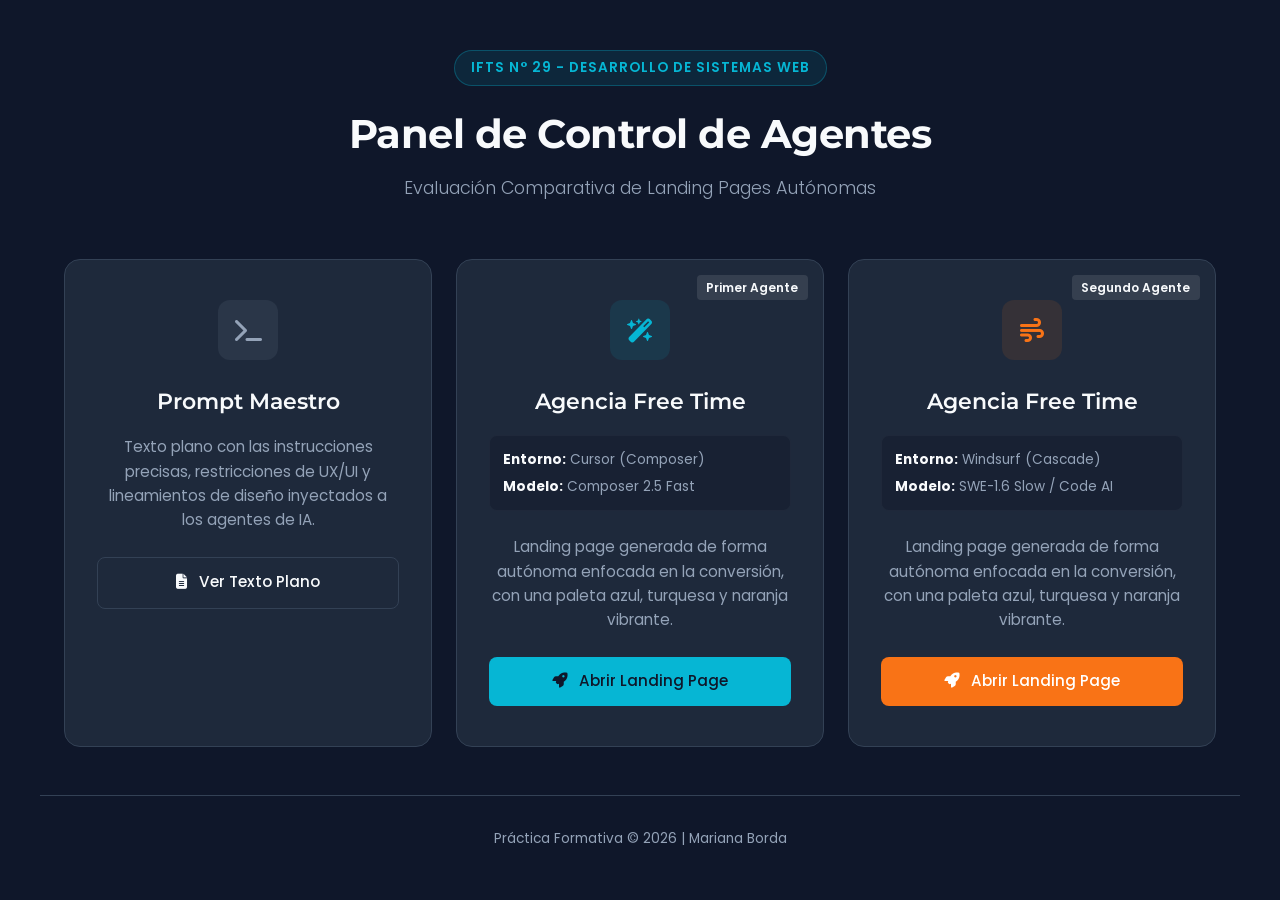
<file: index.html>
<!DOCTYPE html>
<html lang="es">
<head>
    <meta charset="UTF-8">
    <meta name="viewport" content="width=device-width, initial-scale=1.0">
    <title>Práctica Formativa - Portada de Accesos</title>
    <link rel="stylesheet" href="portada_styles.css">
    <link href="https://fonts.googleapis.com/css2?family=Montserrat:wght@400;500;600;700&family=Poppins:wght@300;400;500;600&display=swap" rel="stylesheet">
    <link rel="stylesheet" href="https://cdnjs.cloudflare.com/ajax/libs/font-awesome/6.4.0/css/all.min.css">
</head>
<body>
    <div class="portada-container">
        <header class="portada-header">
            <span class="badge">IFTS N° 29 - Desarrollo de Sistemas Web</span>
            <h1>Panel de Control de Agentes</h1>
            <p class="subtitle">Evaluación Comparativa de Landing Pages Autónomas</p>
        </header>

        <main class="portada-grid">
            <div class="portada-card card-prompt">
                <div class="card-icon">
                    <i class="fa-solid fa-terminal"></i>
                </div>
                <h2>Prompt Maestro</h2>
                <p>Texto plano con las instrucciones precisas, restricciones de UX/UI y lineamientos de diseño inyectados a los agentes de IA.</p>
                <a href="prompt.txt" target="_blank" class="btn btn-prompt">
                    <i class="fa-solid fa-file-lines"></i> Ver Texto Plano
                </a>
            </div>

            <div class="portada-card card-agent">
                <div class="card-icon icon-cursor">
                    <i class="fa-solid fa-wand-magic-sparkles"></i>
                </div>
                <div class="agent-tag">Primer Agente</div>
                <h2>Agencia Free Time</h2>
                <div class="specs">
                    <div class="spec-item"><strong>Entorno:</strong> Cursor (Composer)</div>
                    <div class="spec-item"><strong>Modelo:</strong> Composer 2.5 Fast</div>
                </div>
                <p>Landing page generada de forma autónoma enfocada en la conversión, con una paleta azul, turquesa y naranja vibrante.</p>
                <a href="agente-cursor/index.html" class="btn btn-agent">
                    <i class="fa-solid fa-rocket"></i> Abrir Landing Page
                </a>
            </div>

            <div class="portada-card card-agent">
                <div class="card-icon icon-windsurf">
                    <i class="fa-solid fa-wind"></i>
                </div>
                <div class="agent-tag">Segundo Agente</div>
                <h2>Agencia Free Time</h2>
                <div class="specs">
                    <div class="spec-item"><strong>Entorno:</strong> Windsurf (Cascade)</div>
                    <div class="spec-item"><strong>Modelo:</strong> SWE-1.6 Slow / Code AI</div>
                </div>
                <p>Landing page generada de forma autónoma enfocada en la conversión, con una paleta azul, turquesa y naranja vibrante.</p>
                <a href="agente-windsurf/index.html" class="btn btn-agent">
                    <i class="fa-solid fa-rocket"></i> Abrir Landing Page
                </a>
            </div>
        </main>

        <footer class="portada-footer">
            <p>Práctica Formativa © 2026 | Mariana Borda</p>
        </footer>
    </div>
</body>
</html>
</file>
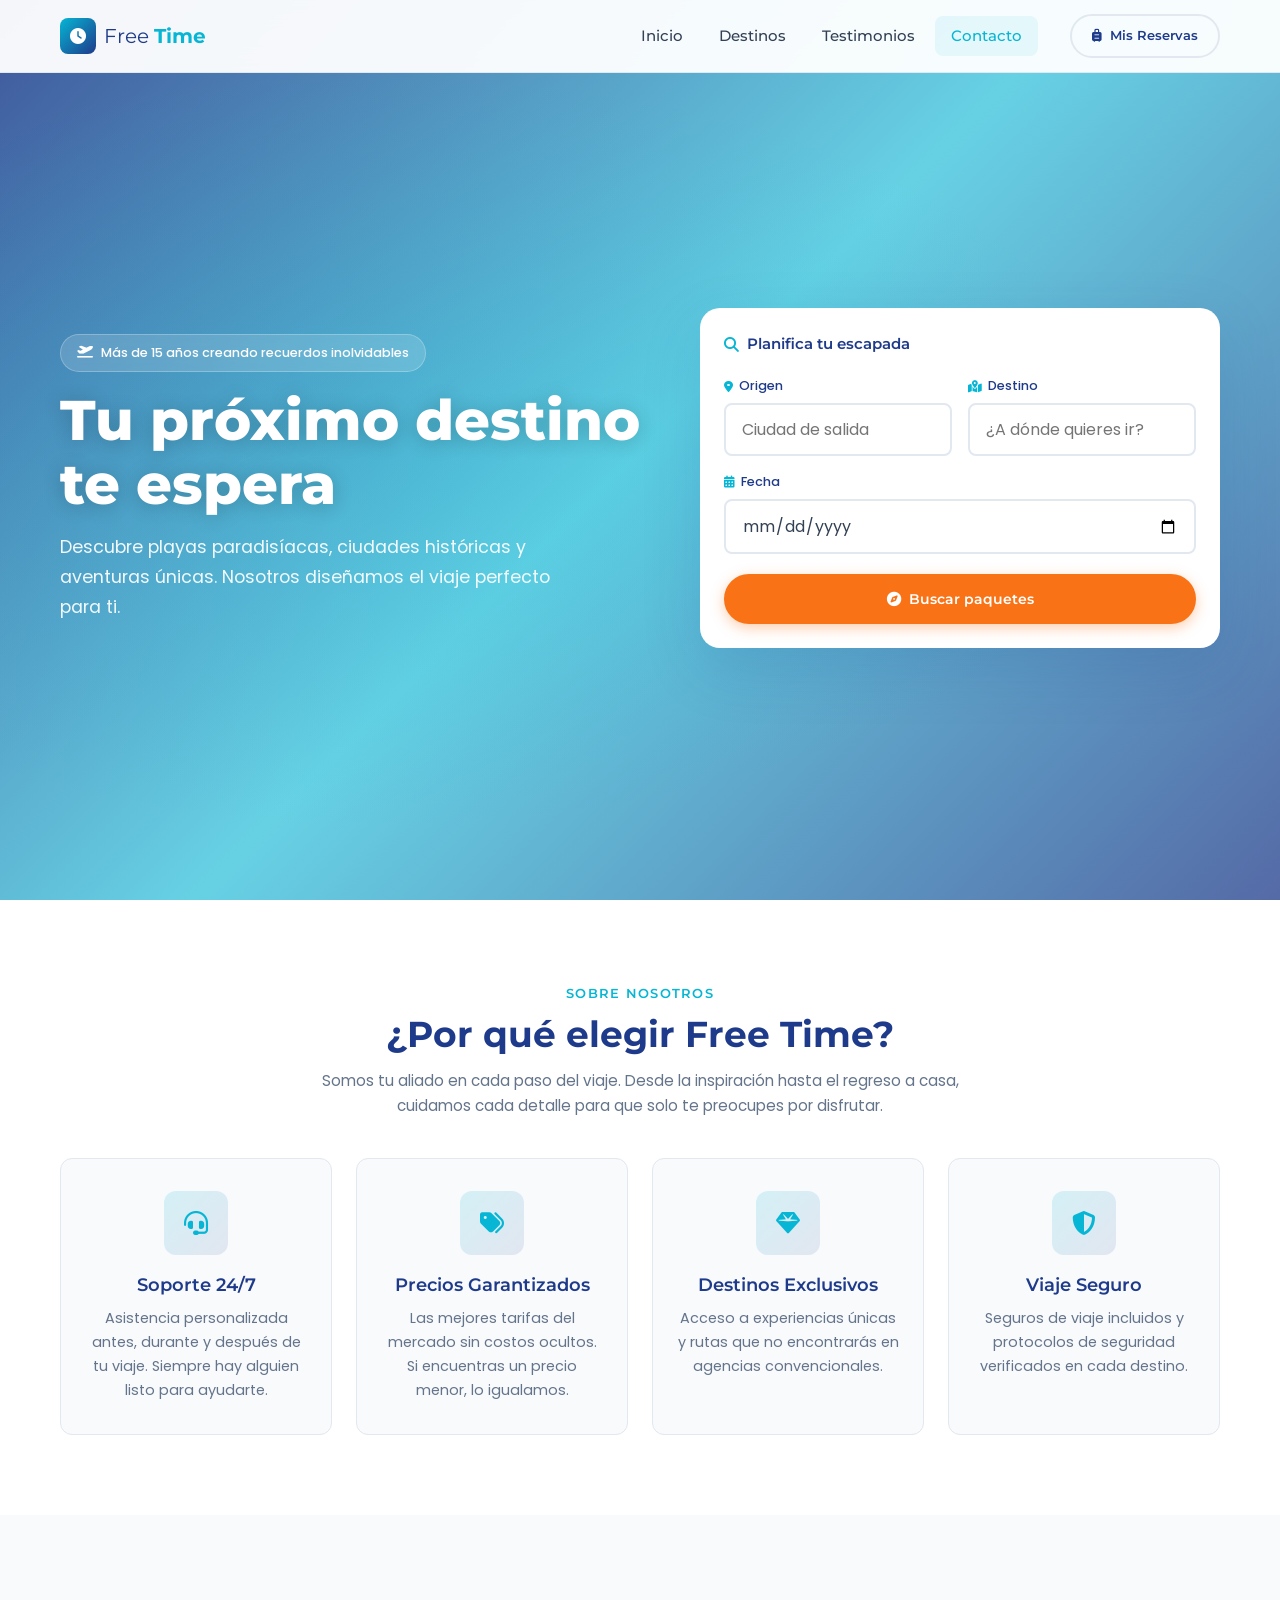
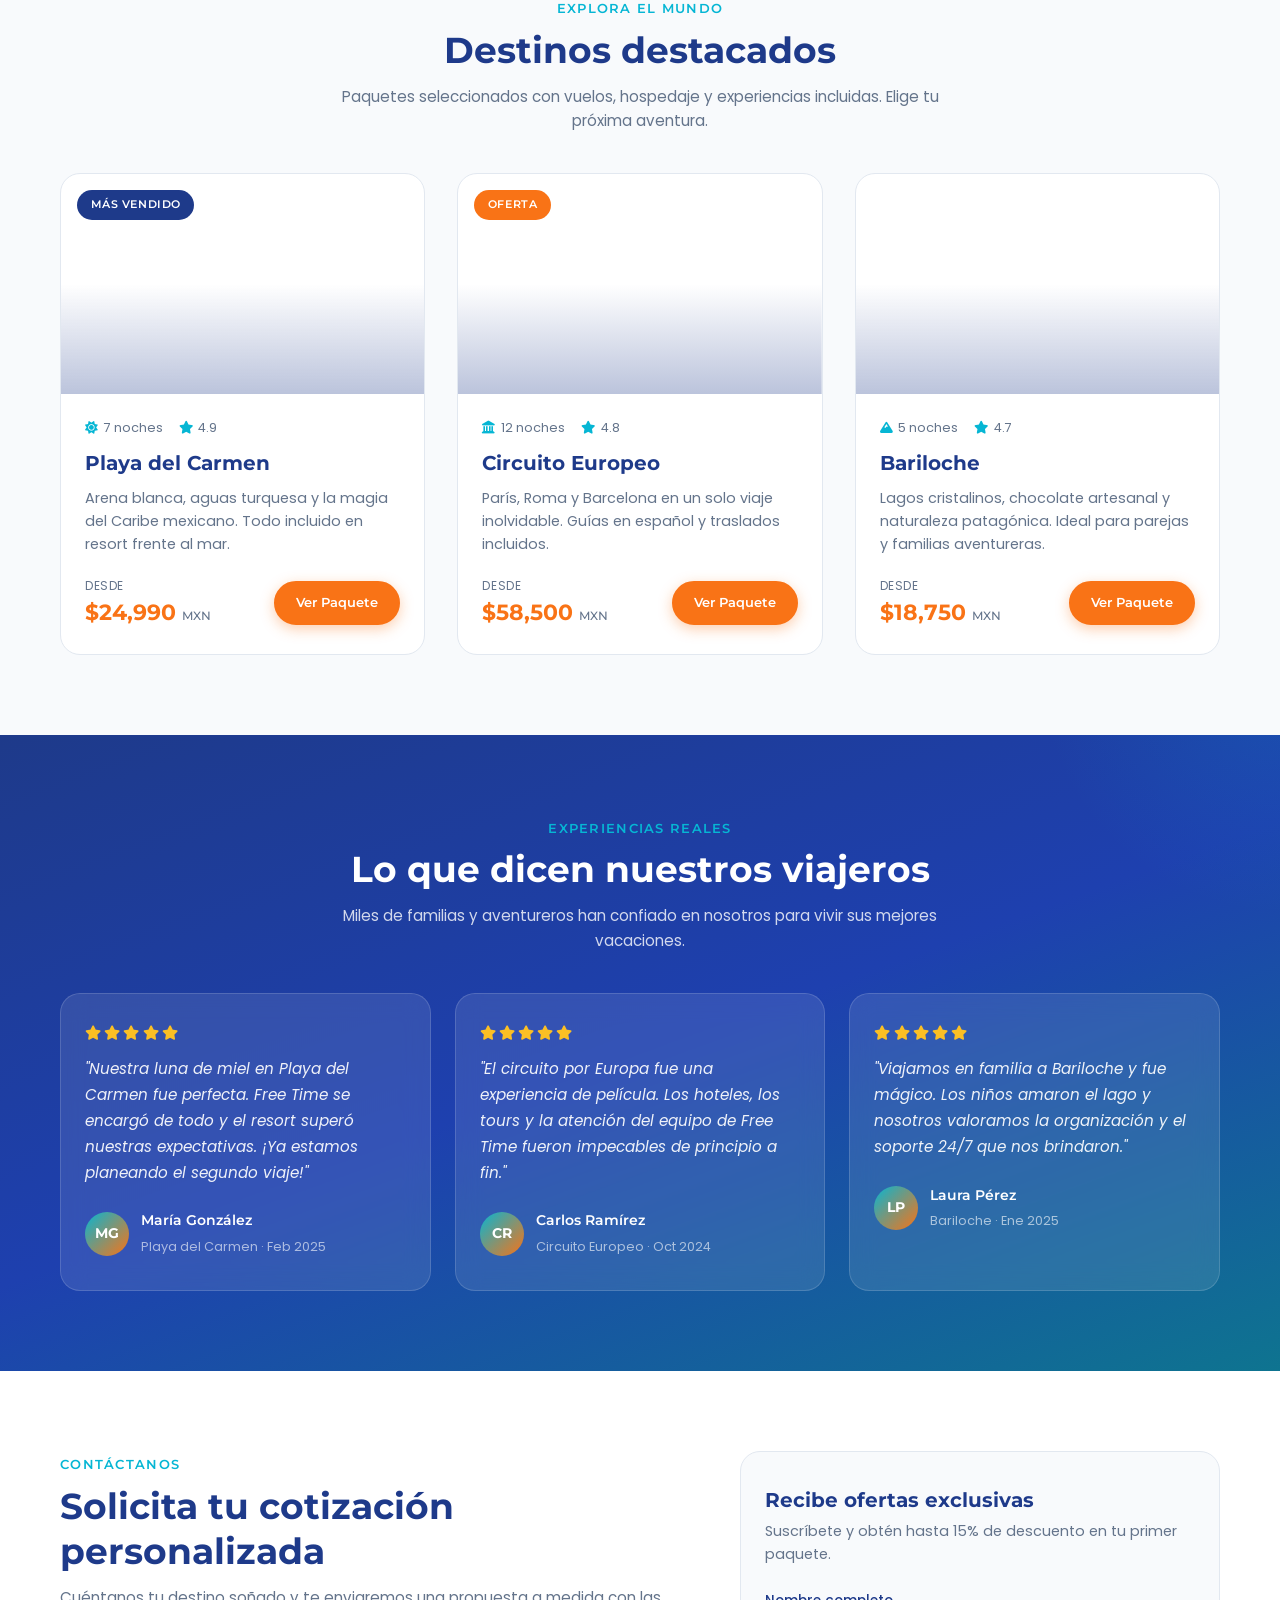
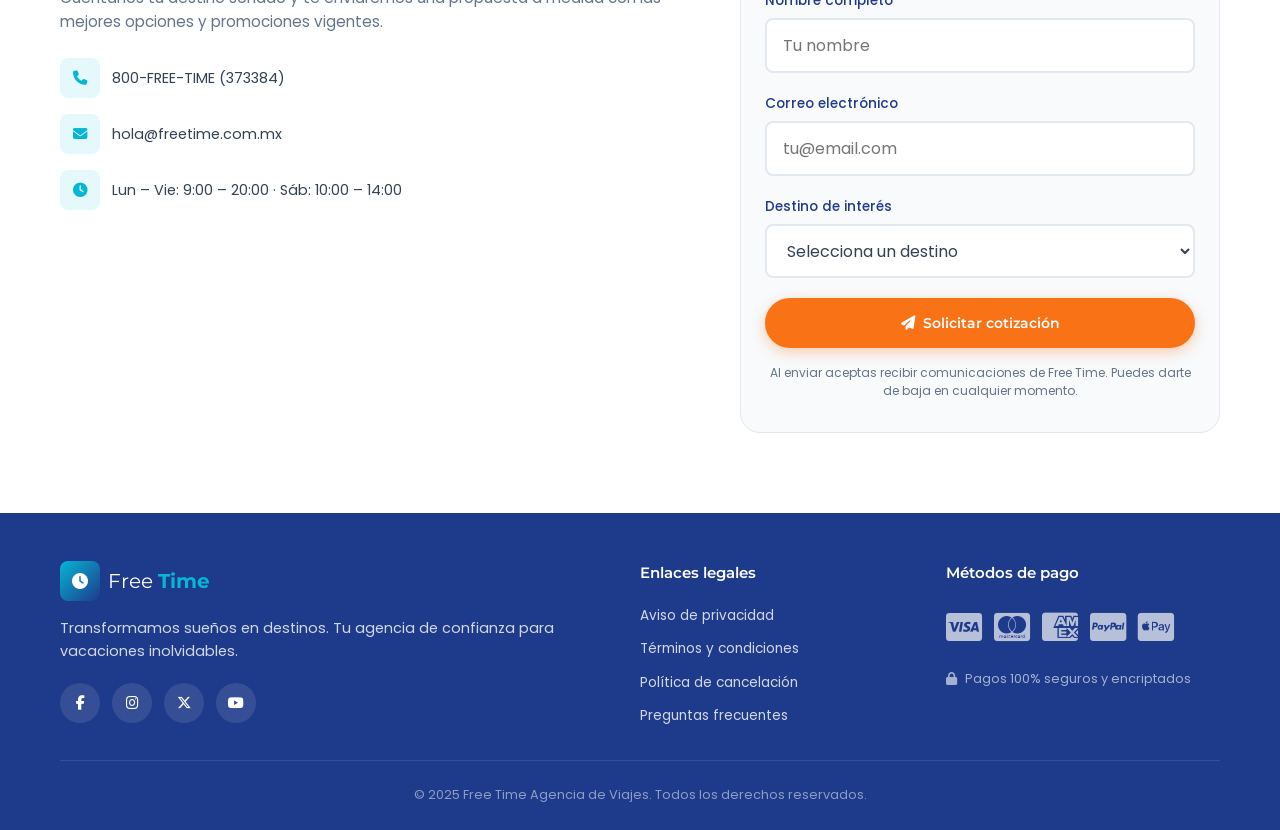
<file: agente-cursor/index.html>
<!DOCTYPE html>
<html lang="es">
<head>
  <meta charset="UTF-8">
  <meta name="viewport" content="width=device-width, initial-scale=1.0">
  <meta name="description" content="Free Time — Agencia de viajes vacacionales. Paquetes turísticos, escapadas y vacaciones soñadas con precios garantizados.">
  <title>Free Time | Tu próximo destino te espera</title>
  <link rel="preconnect" href="https://fonts.googleapis.com">
  <link rel="preconnect" href="https://fonts.gstatic.com" crossorigin>
  <link href="https://fonts.googleapis.com/css2?family=Montserrat:wght@400;500;600;700;800&family=Poppins:wght@300;400;500;600;700&display=swap" rel="stylesheet">
  <link rel="stylesheet" href="https://cdnjs.cloudflare.com/ajax/libs/font-awesome/6.5.1/css/all.min.css">
  <link rel="stylesheet" href="styles.css">
</head>
<body>

  <!-- Header -->
  <header class="header" id="inicio">
    <div class="container header__inner">
      <a href="#inicio" class="logo" aria-label="Free Time - Inicio">
        <span class="logo__icon"><i class="fa-solid fa-clock"></i></span>
        <span class="logo__text">Free <strong>Time</strong></span>
      </a>

      <button class="nav-toggle" id="navToggle" aria-label="Abrir menú" aria-expanded="false">
        <span class="nav-toggle__bar"></span>
        <span class="nav-toggle__bar"></span>
        <span class="nav-toggle__bar"></span>
      </button>

      <nav class="nav" id="mainNav" aria-label="Navegación principal">
        <ul class="nav__list">
          <li><a href="#inicio" class="nav__link nav__link--active">Inicio</a></li>
          <li><a href="#destinos" class="nav__link">Destinos</a></li>
          <li><a href="#testimonios" class="nav__link">Testimonios</a></li>
          <li><a href="#contacto" class="nav__link">Contacto</a></li>
        </ul>
        <a href="#contacto" class="btn btn--outline btn--sm header__reservas">
          <i class="fa-solid fa-suitcase-rolling"></i>
          Mis Reservas
        </a>
      </nav>
    </div>
  </header>

  <main>
    <!-- Hero -->
    <section class="hero">
      <div class="hero__bg" aria-hidden="true"></div>
      <div class="container hero__content">
        <div class="hero__text">
          <span class="hero__badge">
            <i class="fa-solid fa-plane-departure"></i>
            Más de 15 años creando recuerdos inolvidables
          </span>
          <h1 class="hero__title">Tu próximo destino te espera</h1>
          <p class="hero__subtitle">
            Descubre playas paradisíacas, ciudades históricas y aventuras únicas.
            Nosotros diseñamos el viaje perfecto para ti.
          </p>
        </div>

        <form class="search-card" id="searchForm" aria-label="Buscador de viajes">
          <div class="search-card__header">
            <i class="fa-solid fa-magnifying-glass"></i>
            <span>Planifica tu escapada</span>
          </div>
          <div class="search-card__fields">
            <div class="search-card__field">
              <label for="origen">
                <i class="fa-solid fa-location-dot"></i>
                Origen
              </label>
              <input type="text" id="origen" name="origen" placeholder="Ciudad de salida" required>
            </div>
            <div class="search-card__field">
              <label for="destino">
                <i class="fa-solid fa-map-location-dot"></i>
                Destino
              </label>
              <input type="text" id="destino" name="destino" placeholder="¿A dónde quieres ir?" required>
            </div>
            <div class="search-card__field">
              <label for="fecha">
                <i class="fa-solid fa-calendar-days"></i>
                Fecha
              </label>
              <input type="date" id="fecha" name="fecha" required>
            </div>
          </div>
          <button type="submit" class="btn btn--primary btn--full">
            <i class="fa-solid fa-compass"></i>
            Buscar paquetes
          </button>
        </form>
      </div>
    </section>

    <!-- Por qué elegirnos -->
    <section class="benefits section" id="beneficios">
      <div class="container">
        <div class="section__header">
          <span class="section__eyebrow">Sobre nosotros</span>
          <h2 class="section__title">¿Por qué elegir Free Time?</h2>
          <p class="section__desc">
            Somos tu aliado en cada paso del viaje. Desde la inspiración hasta el regreso a casa,
            cuidamos cada detalle para que solo te preocupes por disfrutar.
          </p>
        </div>

        <div class="benefits__grid">
          <article class="benefit-card">
            <div class="benefit-card__icon">
              <i class="fa-solid fa-headset"></i>
            </div>
            <h3 class="benefit-card__title">Soporte 24/7</h3>
            <p class="benefit-card__text">
              Asistencia personalizada antes, durante y después de tu viaje.
              Siempre hay alguien listo para ayudarte.
            </p>
          </article>

          <article class="benefit-card">
            <div class="benefit-card__icon">
              <i class="fa-solid fa-tags"></i>
            </div>
            <h3 class="benefit-card__title">Precios Garantizados</h3>
            <p class="benefit-card__text">
              Las mejores tarifas del mercado sin costos ocultos.
              Si encuentras un precio menor, lo igualamos.
            </p>
          </article>

          <article class="benefit-card">
            <div class="benefit-card__icon">
              <i class="fa-solid fa-gem"></i>
            </div>
            <h3 class="benefit-card__title">Destinos Exclusivos</h3>
            <p class="benefit-card__text">
              Acceso a experiencias únicas y rutas que no encontrarás
              en agencias convencionales.
            </p>
          </article>

          <article class="benefit-card">
            <div class="benefit-card__icon">
              <i class="fa-solid fa-shield-halved"></i>
            </div>
            <h3 class="benefit-card__title">Viaje Seguro</h3>
            <p class="benefit-card__text">
              Seguros de viaje incluidos y protocolos de seguridad
              verificados en cada destino.
            </p>
          </article>
        </div>
      </div>
    </section>

    <!-- Destinos destacados -->
    <section class="destinations section" id="destinos">
      <div class="container">
        <div class="section__header">
          <span class="section__eyebrow">Explora el mundo</span>
          <h2 class="section__title">Destinos destacados</h2>
          <p class="section__desc">
            Paquetes seleccionados con vuelos, hospedaje y experiencias incluidas.
            Elige tu próxima aventura.
          </p>
        </div>

        <div class="destinations__grid">
          <article class="destination-card">
            <div class="destination-card__image destination-card__image--playa">
              <span class="destination-card__badge">Más vendido</span>
            </div>
            <div class="destination-card__body">
              <div class="destination-card__meta">
                <span><i class="fa-solid fa-sun"></i> 7 noches</span>
                <span><i class="fa-solid fa-star"></i> 4.9</span>
              </div>
              <h3 class="destination-card__title">Playa del Carmen</h3>
              <p class="destination-card__desc">
                Arena blanca, aguas turquesa y la magia del Caribe mexicano.
                Todo incluido en resort frente al mar.
              </p>
              <div class="destination-card__footer">
                <div class="destination-card__price">
                  <span class="destination-card__from">Desde</span>
                  <span class="destination-card__amount">$24,990 <small>MXN</small></span>
                </div>
                <a href="#contacto" class="btn btn--primary btn--sm">Ver Paquete</a>
              </div>
            </div>
          </article>

          <article class="destination-card">
            <div class="destination-card__image destination-card__image--europa">
              <span class="destination-card__badge destination-card__badge--accent">Oferta</span>
            </div>
            <div class="destination-card__body">
              <div class="destination-card__meta">
                <span><i class="fa-solid fa-landmark"></i> 12 noches</span>
                <span><i class="fa-solid fa-star"></i> 4.8</span>
              </div>
              <h3 class="destination-card__title">Circuito Europeo</h3>
              <p class="destination-card__desc">
                París, Roma y Barcelona en un solo viaje inolvidable.
                Guías en español y traslados incluidos.
              </p>
              <div class="destination-card__footer">
                <div class="destination-card__price">
                  <span class="destination-card__from">Desde</span>
                  <span class="destination-card__amount">$58,500 <small>MXN</small></span>
                </div>
                <a href="#contacto" class="btn btn--primary btn--sm">Ver Paquete</a>
              </div>
            </div>
          </article>

          <article class="destination-card">
            <div class="destination-card__image destination-card__image--bariloche">
            </div>
            <div class="destination-card__body">
              <div class="destination-card__meta">
                <span><i class="fa-solid fa-mountain"></i> 5 noches</span>
                <span><i class="fa-solid fa-star"></i> 4.7</span>
              </div>
              <h3 class="destination-card__title">Bariloche</h3>
              <p class="destination-card__desc">
                Lagos cristalinos, chocolate artesanal y naturaleza patagónica.
                Ideal para parejas y familias aventureras.
              </p>
              <div class="destination-card__footer">
                <div class="destination-card__price">
                  <span class="destination-card__from">Desde</span>
                  <span class="destination-card__amount">$18,750 <small>MXN</small></span>
                </div>
                <a href="#contacto" class="btn btn--primary btn--sm">Ver Paquete</a>
              </div>
            </div>
          </article>
        </div>
      </div>
    </section>

    <!-- Testimonios -->
    <section class="testimonials section" id="testimonios">
      <div class="container">
        <div class="section__header section__header--light">
          <span class="section__eyebrow section__eyebrow--light">Experiencias reales</span>
          <h2 class="section__title section__title--light">Lo que dicen nuestros viajeros</h2>
          <p class="section__desc section__desc--light">
            Miles de familias y aventureros han confiado en nosotros para vivir sus mejores vacaciones.
          </p>
        </div>

        <div class="testimonials__grid">
          <article class="testimonial-card">
            <div class="testimonial-card__stars" aria-label="5 de 5 estrellas">
              <i class="fa-solid fa-star"></i>
              <i class="fa-solid fa-star"></i>
              <i class="fa-solid fa-star"></i>
              <i class="fa-solid fa-star"></i>
              <i class="fa-solid fa-star"></i>
            </div>
            <blockquote class="testimonial-card__quote">
              "Nuestra luna de miel en Playa del Carmen fue perfecta. Free Time se encargó de todo
              y el resort superó nuestras expectativas. ¡Ya estamos planeando el segundo viaje!"
            </blockquote>
            <div class="testimonial-card__author">
              <div class="testimonial-card__avatar">MG</div>
              <div>
                <cite class="testimonial-card__name">María González</cite>
                <span class="testimonial-card__trip">Playa del Carmen · Feb 2025</span>
              </div>
            </div>
          </article>

          <article class="testimonial-card">
            <div class="testimonial-card__stars" aria-label="5 de 5 estrellas">
              <i class="fa-solid fa-star"></i>
              <i class="fa-solid fa-star"></i>
              <i class="fa-solid fa-star"></i>
              <i class="fa-solid fa-star"></i>
              <i class="fa-solid fa-star"></i>
            </div>
            <blockquote class="testimonial-card__quote">
              "El circuito por Europa fue una experiencia de película. Los hoteles, los tours y la
              atención del equipo de Free Time fueron impecables de principio a fin."
            </blockquote>
            <div class="testimonial-card__author">
              <div class="testimonial-card__avatar">CR</div>
              <div>
                <cite class="testimonial-card__name">Carlos Ramírez</cite>
                <span class="testimonial-card__trip">Circuito Europeo · Oct 2024</span>
              </div>
            </div>
          </article>

          <article class="testimonial-card">
            <div class="testimonial-card__stars" aria-label="5 de 5 estrellas">
              <i class="fa-solid fa-star"></i>
              <i class="fa-solid fa-star"></i>
              <i class="fa-solid fa-star"></i>
              <i class="fa-solid fa-star"></i>
              <i class="fa-solid fa-star"></i>
            </div>
            <blockquote class="testimonial-card__quote">
              "Viajamos en familia a Bariloche y fue mágico. Los niños amaron el lago y nosotros
              valoramos la organización y el soporte 24/7 que nos brindaron."
            </blockquote>
            <div class="testimonial-card__author">
              <div class="testimonial-card__avatar">LP</div>
              <div>
                <cite class="testimonial-card__name">Laura Pérez</cite>
                <span class="testimonial-card__trip">Bariloche · Ene 2025</span>
              </div>
            </div>
          </article>
        </div>
      </div>
    </section>

    <!-- Contacto -->
    <section class="contact section" id="contacto">
      <div class="container contact__inner">
        <div class="contact__info">
          <span class="section__eyebrow">Contáctanos</span>
          <h2 class="section__title">Solicita tu cotización personalizada</h2>
          <p class="section__desc">
            Cuéntanos tu destino soñado y te enviaremos una propuesta a medida
            con las mejores opciones y promociones vigentes.
          </p>

          <ul class="contact__details">
            <li>
              <i class="fa-solid fa-phone"></i>
              <span>800-FREE-TIME (373384)</span>
            </li>
            <li>
              <i class="fa-solid fa-envelope"></i>
              <span>hola@freetime.com.mx</span>
            </li>
            <li>
              <i class="fa-solid fa-clock"></i>
              <span>Lun – Vie: 9:00 – 20:00 · Sáb: 10:00 – 14:00</span>
            </li>
          </ul>
        </div>

        <form class="contact-form" id="contactForm" aria-label="Formulario de contacto">
          <h3 class="contact-form__title">Recibe ofertas exclusivas</h3>
          <p class="contact-form__subtitle">Suscríbete y obtén hasta 15% de descuento en tu primer paquete.</p>

          <div class="contact-form__field">
            <label for="nombre">Nombre completo</label>
            <input type="text" id="nombre" name="nombre" placeholder="Tu nombre" required>
          </div>

          <div class="contact-form__field">
            <label for="email">Correo electrónico</label>
            <input type="email" id="email" name="email" placeholder="tu@email.com" required>
          </div>

          <div class="contact-form__field">
            <label for="destino-interes">Destino de interés</label>
            <select id="destino-interes" name="destino-interes" required>
              <option value="" disabled selected>Selecciona un destino</option>
              <option value="playa-del-carmen">Playa del Carmen</option>
              <option value="circuito-europeo">Circuito Europeo</option>
              <option value="bariloche">Bariloche</option>
              <option value="otro">Otro destino</option>
            </select>
          </div>

          <button type="submit" class="btn btn--primary btn--full">
            <i class="fa-solid fa-paper-plane"></i>
            Solicitar cotización
          </button>

          <p class="contact-form__privacy">
            Al enviar aceptas recibir comunicaciones de Free Time. Puedes darte de baja en cualquier momento.
          </p>
        </form>
      </div>
    </section>
  </main>

  <!-- Footer -->
  <footer class="footer">
    <div class="container">
      <div class="footer__top">
        <div class="footer__brand">
          <a href="#inicio" class="logo logo--footer">
            <span class="logo__icon"><i class="fa-solid fa-clock"></i></span>
            <span class="logo__text">Free <strong>Time</strong></span>
          </a>
          <p class="footer__tagline">
            Transformamos sueños en destinos. Tu agencia de confianza para vacaciones inolvidables.
          </p>
          <div class="footer__social">
            <a href="#" aria-label="Facebook"><i class="fa-brands fa-facebook-f"></i></a>
            <a href="#" aria-label="Instagram"><i class="fa-brands fa-instagram"></i></a>
            <a href="#" aria-label="Twitter"><i class="fa-brands fa-x-twitter"></i></a>
            <a href="#" aria-label="YouTube"><i class="fa-brands fa-youtube"></i></a>
          </div>
        </div>

        <div class="footer__links">
          <h4>Enlaces legales</h4>
          <ul>
            <li><a href="#">Aviso de privacidad</a></li>
            <li><a href="#">Términos y condiciones</a></li>
            <li><a href="#">Política de cancelación</a></li>
            <li><a href="#">Preguntas frecuentes</a></li>
          </ul>
        </div>

        <div class="footer__payments">
          <h4>Métodos de pago</h4>
          <div class="footer__payment-icons">
            <span title="Visa"><i class="fa-brands fa-cc-visa"></i></span>
            <span title="Mastercard"><i class="fa-brands fa-cc-mastercard"></i></span>
            <span title="American Express"><i class="fa-brands fa-cc-amex"></i></span>
            <span title="PayPal"><i class="fa-brands fa-cc-paypal"></i></span>
            <span title="Apple Pay"><i class="fa-brands fa-cc-apple-pay"></i></span>
          </div>
          <p class="footer__secure">
            <i class="fa-solid fa-lock"></i>
            Pagos 100% seguros y encriptados
          </p>
        </div>
      </div>

      <div class="footer__bottom">
        <p>&copy; 2025 Free Time Agencia de Viajes. Todos los derechos reservados.</p>
      </div>
    </div>
  </footer>

  <!-- Toast notification -->
  <div class="toast" id="toast" role="alert" aria-live="polite"></div>

  <script src="script.js"></script>
</body>
</html>
</file>
<file: portada_styles.css>
/* ==========================================================================
   PORTADA DE ACCESOS - ESTILOS COMPATIBLES CON LA ESTÉTICA DE LOS AGENTES
   ========================================================================== */

:root {
    --bg-main: #0f172a;        /* Azul pizarra muy oscuro para fondo general */
    --bg-card: #1e293b;        /* Gris azulado oscuro para las tarjetas */
    --text-primary: #f8fafc;   /* Blanco azulado para máxima legibilidad */
    --text-secondary: #94a3b8; /* Gris suave para descripciones y datos */
    --accent-blue: #1e3a8a;    /* Azul marino profundo */
    --accent-cyan: #06b6d4;    /* Turquesa/Cian fresco */
    --accent-orange: #f97316;  /* Naranja vibrante para CTA */
    --border-color: #334155;   /* Gris de separación sutil */
    --font-header: 'Montserrat', sans-serif;
    --font-body: 'Poppins', sans-serif;
}

*, *::before, *::after {
    box-sizing: border-box;
    margin: 0;
    padding: 0;
}

body {
    background-color: var(--bg-main);
    color: var(--text-primary);
    font-family: var(--font-body);
    min-height: 100vh;
    display: flex;
    justify-content: center;
    align-items: center;
    padding: 2rem 1rem;
    line-height: 1.6;
}

.portada-container {
    width: 100%;
    max-width: 1200px;
    margin: 0 auto;
}

/* Cabecera de la Portada */
.portada-header {
    text-align: center;
    margin-bottom: 3.5rem;
}

.badge {
    background-color: rgba(6, 182, 212, 0.1);
    color: var(--accent-cyan);
    border: 1px solid rgba(6, 182, 212, 0.3);
    padding: 0.4rem 1rem;
    border-radius: 50px;
    font-size: 0.85rem;
    font-weight: 600;
    text-transform: uppercase;
    letter-spacing: 1px;
    display: inline-block;
    margin-bottom: 1rem;
}

.portada-header h1 {
    font-family: var(--font-header);
    font-size: 2.5rem;
    font-weight: 700;
    color: var(--text-primary);
    letter-spacing: -0.5px;
    margin-bottom: 0.5rem;
}

.portada-header .subtitle {
    color: var(--text-secondary);
    font-size: 1.1rem;
    font-weight: 300;
}

/* Grilla de Accesos Directos (Layout Limpio) */
.portada-grid {
    display: block;
    width: 100%;
    margin-bottom: 3rem;
}

@media (min-width: 768px) {
    .portada-grid {
        display: table;
        table-layout: fixed;
        border-collapse: separate;
        border-spacing: 1.5rem 0;
    }
}

/* Tarjetas (Cards) */
.portada-card {
    background-color: var(--bg-card);
    border: 1px solid var(--border-color);
    border-radius: 16px;
    padding: 2.5rem 2rem;
    text-align: center;
    transition: transform 0.3s ease, border-color 0.3s ease, box-shadow 0.3s ease;
    position: relative;
    overflow: hidden;
    margin-bottom: 1.5rem;
}

@media (min-width: 768px) {
    .portada-card {
        display: table-cell;
        vertical-align: top;
        margin-bottom: 0;
    }
}

.portada-card:hover {
    transform: translateY(-5px);
    border-color: var(--accent-cyan);
    box-shadow: 0 10px 25px -5px rgba(6, 182, 212, 0.15);
}

/* Íconos de las Tarjetas */
.card-icon {
    width: 60px;
    height: 60px;
    border-radius: 12px;
    display: flex;
    align-items: center;
    justify-content: center;
    margin: 0 auto 1.5rem auto;
    font-size: 1.5rem;
    background-color: rgba(248, 250, 252, 0.05);
    color: var(--text-primary);
}

.card-prompt .card-icon {
    color: var(--text-secondary);
    background-color: rgba(148, 163, 184, 0.1);
}

.icon-cursor {
    color: var(--accent-cyan);
    background-color: rgba(6, 182, 212, 0.1);
}

.icon-windsurf {
    color: var(--accent-orange);
    background-color: rgba(249, 115, 22, 0.1);
}

/* Textos dentro de la Tarjeta */
.portada-card h2 {
    font-family: var(--font-header);
    font-size: 1.4rem;
    font-weight: 600;
    margin-bottom: 1rem;
}

.portada-card p {
    color: var(--text-secondary);
    font-size: 0.95rem;
    margin-bottom: 1.5rem;
    min-height: 70px;
}

/* Etiquetas de los Agentes */
.agent-tag {
    position: absolute;
    top: 15px;
    right: 15px;
    font-size: 0.75rem;
    font-weight: 600;
    background-color: rgba(248, 250, 252, 0.1);
    padding: 0.2rem 0.6rem;
    border-radius: 4px;
    color: var(--text-primary);
}

/* Especificaciones Técnicas (Requisito de la consigna) */
.specs {
    background-color: rgba(15, 23, 42, 0.4);
    border-radius: 8px;
    padding: 0.8rem;
    margin-bottom: 1.5rem;
    text-align: left;
    font-size: 0.85rem;
    border: 1px solid rgba(255, 255, 255, 0.03);
}

.spec-item {
    margin-bottom: 0.3rem;
    color: var(--text-secondary);
}

.spec-item:last-child {
    margin-bottom: 0;
}

.spec-item strong {
    color: var(--text-primary);
}

/* Botones con transiciones fluidas */
.btn {
    display: inline-block;
    width: 100%;
    padding: 0.8rem 1.5rem;
    border-radius: 8px;
    font-weight: 500;
    font-size: 0.95rem;
    text-decoration: none;
    transition: background-color 0.2s ease, transform 0.1s ease;
    cursor: pointer;
}

.btn i {
    margin-right: 8px;
}

.btn-prompt {
    background-color: transparent;
    color: var(--text-primary);
    border: 1px solid var(--border-color);
}

.btn-prompt:hover {
    background-color: rgba(248, 250, 252, 0.05);
}

.card-agent:nth-of-type(2) .btn-agent {
    background-color: var(--accent-cyan);
    color: #0f172a;
}

.card-agent:nth-of-type(2) .btn-agent:hover {
    background-color: #22d3ee;
}

.card-agent:nth-of-type(3) .btn-agent {
    background-color: var(--accent-orange);
    color: #ffffff;
}

.card-agent:nth-of-type(3) .btn-agent:hover {
    background-color: #fb923c;
}

.btn:active {
    transform: scale(0.98);
}

/* Pie de Página */
.portada-footer {
    text-align: center;
    margin-top: 2rem;
    padding-top: 2rem;
    border-top: 1px solid var(--border-color);
    color: var(--text-secondary);
    font-size: 0.85rem;
}
</file>
<file: agente-cursor/styles.css>
/* ============================================
   Free Time — Landing Page Styles
   Mobile-First · Responsive
   ============================================ */

:root {
  --color-bg: #f8fafc;
  --color-primary: #1e3a8a;
  --color-accent: #06b6d4;
  --color-cta: #f97316;
  --color-cta-hover: #ea580c;
  --color-white: #ffffff;
  --color-text: #334155;
  --color-text-light: #64748b;
  --color-border: #e2e8f0;
  --color-shadow: rgba(30, 58, 138, 0.08);
  --color-shadow-lg: rgba(30, 58, 138, 0.15);

  --font-heading: 'Montserrat', sans-serif;
  --font-body: 'Poppins', sans-serif;

  --radius-sm: 8px;
  --radius-md: 12px;
  --radius-lg: 20px;
  --radius-full: 9999px;

  --transition: 0.3s cubic-bezier(0.4, 0, 0.2, 1);
  --header-height: 72px;
}

/* Reset & Base */
*,
*::before,
*::after {
  box-sizing: border-box;
  margin: 0;
  padding: 0;
}

html {
  scroll-behavior: smooth;
  scroll-padding-top: var(--header-height);
}

body {
  font-family: var(--font-body);
  font-size: 1rem;
  line-height: 1.6;
  color: var(--color-text);
  background-color: var(--color-bg);
  -webkit-font-smoothing: antialiased;
}

img {
  max-width: 100%;
  display: block;
}

a {
  text-decoration: none;
  color: inherit;
  transition: color var(--transition);
}

ul {
  list-style: none;
}

button,
input,
select {
  font-family: inherit;
  font-size: inherit;
}

.container {
  width: 100%;
  max-width: 1200px;
  margin: 0 auto;
  padding: 0 1.25rem;
}

.section {
  padding: 4rem 0;
}

/* Typography helpers */
.section__header {
  text-align: center;
  max-width: 640px;
  margin: 0 auto 2.5rem;
}

.section__eyebrow {
  display: inline-block;
  font-family: var(--font-heading);
  font-size: 0.8rem;
  font-weight: 600;
  text-transform: uppercase;
  letter-spacing: 0.1em;
  color: var(--color-accent);
  margin-bottom: 0.5rem;
}

.section__eyebrow--light {
  color: var(--color-accent);
}

.section__title {
  font-family: var(--font-heading);
  font-size: 1.75rem;
  font-weight: 700;
  color: var(--color-primary);
  line-height: 1.25;
  margin-bottom: 0.75rem;
}

.section__title--light {
  color: var(--color-white);
}

.section__desc {
  font-size: 0.95rem;
  color: var(--color-text-light);
}

.section__desc--light {
  color: rgba(255, 255, 255, 0.8);
}

.section__header--light .section__eyebrow--light {
  color: var(--color-accent);
}

/* Buttons */
.btn {
  display: inline-flex;
  align-items: center;
  justify-content: center;
  gap: 0.5rem;
  padding: 0.875rem 1.75rem;
  font-family: var(--font-heading);
  font-size: 0.9rem;
  font-weight: 600;
  border: 2px solid transparent;
  border-radius: var(--radius-full);
  cursor: pointer;
  transition: all var(--transition);
  white-space: nowrap;
}

.btn--primary {
  background: var(--color-cta);
  color: var(--color-white);
  border-color: var(--color-cta);
  box-shadow: 0 4px 14px rgba(249, 115, 22, 0.35);
}

.btn--primary:hover {
  background: var(--color-cta-hover);
  border-color: var(--color-cta-hover);
  transform: translateY(-2px);
  box-shadow: 0 6px 20px rgba(249, 115, 22, 0.45);
}

.btn--outline {
  background: transparent;
  color: var(--color-primary);
  border-color: var(--color-border);
}

.btn--outline:hover {
  border-color: var(--color-accent);
  color: var(--color-accent);
  background: rgba(6, 182, 212, 0.05);
}

.btn--sm {
  padding: 0.625rem 1.25rem;
  font-size: 0.8rem;
}

.btn--full {
  width: 100%;
}

/* Header */
.header {
  position: fixed;
  top: 0;
  left: 0;
  right: 0;
  z-index: 1000;
  background: rgba(255, 255, 255, 0.95);
  backdrop-filter: blur(12px);
  -webkit-backdrop-filter: blur(12px);
  border-bottom: 1px solid var(--color-border);
  transition: box-shadow var(--transition);
}

.header--scrolled {
  box-shadow: 0 4px 20px var(--color-shadow);
}

.header__inner {
  display: flex;
  align-items: center;
  justify-content: space-between;
  height: var(--header-height);
  gap: 1rem;
}

.logo {
  display: flex;
  align-items: center;
  gap: 0.5rem;
  font-family: var(--font-heading);
  font-size: 1.25rem;
  color: var(--color-primary);
}

.logo__icon {
  display: flex;
  align-items: center;
  justify-content: center;
  width: 36px;
  height: 36px;
  background: linear-gradient(135deg, var(--color-accent), var(--color-primary));
  color: var(--color-white);
  border-radius: var(--radius-sm);
  font-size: 1rem;
}

.logo__text strong {
  color: var(--color-accent);
}

.logo--footer .logo__icon {
  width: 40px;
  height: 40px;
}

/* Navigation */
.nav-toggle {
  display: flex;
  flex-direction: column;
  justify-content: center;
  gap: 5px;
  width: 40px;
  height: 40px;
  background: none;
  border: none;
  cursor: pointer;
  z-index: 1001;
}

.nav-toggle__bar {
  display: block;
  width: 24px;
  height: 2px;
  background: var(--color-primary);
  border-radius: 2px;
  transition: all var(--transition);
  margin: 0 auto;
}

.nav-toggle[aria-expanded="true"] .nav-toggle__bar:nth-child(1) {
  transform: translateY(7px) rotate(45deg);
}

.nav-toggle[aria-expanded="true"] .nav-toggle__bar:nth-child(2) {
  opacity: 0;
}

.nav-toggle[aria-expanded="true"] .nav-toggle__bar:nth-child(3) {
  transform: translateY(-7px) rotate(-45deg);
}

.nav {
  position: fixed;
  top: var(--header-height);
  left: 0;
  right: 0;
  background: var(--color-white);
  padding: 1.5rem;
  border-bottom: 1px solid var(--color-border);
  transform: translateY(-120%);
  opacity: 0;
  visibility: hidden;
  transition: all var(--transition);
  display: flex;
  flex-direction: column;
  gap: 1.5rem;
}

.nav--open {
  transform: translateY(0);
  opacity: 1;
  visibility: visible;
}

.nav__list {
  display: flex;
  flex-direction: column;
  gap: 0.25rem;
}

.nav__link {
  display: block;
  padding: 0.75rem 1rem;
  font-family: var(--font-heading);
  font-weight: 500;
  font-size: 0.95rem;
  color: var(--color-text);
  border-radius: var(--radius-sm);
  transition: all var(--transition);
}

.nav__link:hover,
.nav__link--active {
  color: var(--color-accent);
  background: rgba(6, 182, 212, 0.08);
}

.header__reservas {
  align-self: flex-start;
}

/* Hero */
.hero {
  position: relative;
  min-height: 100vh;
  display: flex;
  align-items: center;
  padding: calc(var(--header-height) + 2rem) 0 3rem;
  overflow: hidden;
}

.hero__bg {
  position: absolute;
  inset: 0;
  background:
    linear-gradient(135deg, rgba(30, 58, 138, 0.85) 0%, rgba(6, 182, 212, 0.6) 50%, rgba(30, 58, 138, 0.75) 100%),
    url('https://images.unsplash.com/photo-1488646953014-85cb44e25828?w=1920&q=80') center/cover no-repeat;
  z-index: -1;
}

.hero__bg::after {
  content: '';
  position: absolute;
  inset: 0;
  background: radial-gradient(ellipse at 30% 50%, rgba(6, 182, 212, 0.2) 0%, transparent 60%);
}

.hero__content {
  display: flex;
  flex-direction: column;
  gap: 2rem;
}

.hero__text {
  color: var(--color-white);
}

.hero__badge {
  display: inline-flex;
  align-items: center;
  gap: 0.5rem;
  padding: 0.5rem 1rem;
  background: rgba(255, 255, 255, 0.15);
  backdrop-filter: blur(8px);
  border: 1px solid rgba(255, 255, 255, 0.25);
  border-radius: var(--radius-full);
  font-size: 0.8rem;
  font-weight: 500;
  margin-bottom: 1rem;
}

.hero__title {
  font-family: var(--font-heading);
  font-size: 2.25rem;
  font-weight: 800;
  line-height: 1.15;
  margin-bottom: 1rem;
  text-shadow: 0 2px 20px rgba(0, 0, 0, 0.2);
}

.hero__subtitle {
  font-size: 1rem;
  line-height: 1.7;
  opacity: 0.92;
  max-width: 520px;
}

/* Search card */
.search-card {
  background: var(--color-white);
  border-radius: var(--radius-lg);
  padding: 1.5rem;
  box-shadow: 0 20px 60px var(--color-shadow-lg);
}

.search-card__header {
  display: flex;
  align-items: center;
  gap: 0.5rem;
  font-family: var(--font-heading);
  font-weight: 600;
  font-size: 0.95rem;
  color: var(--color-primary);
  margin-bottom: 1.25rem;
}

.search-card__header i {
  color: var(--color-accent);
}

.search-card__fields {
  display: flex;
  flex-direction: column;
  gap: 1rem;
  margin-bottom: 1.25rem;
}

.search-card__field label {
  display: flex;
  align-items: center;
  gap: 0.4rem;
  font-size: 0.8rem;
  font-weight: 500;
  color: var(--color-primary);
  margin-bottom: 0.4rem;
}

.search-card__field label i {
  color: var(--color-accent);
  font-size: 0.75rem;
}

.search-card__field input {
  width: 100%;
  padding: 0.75rem 1rem;
  border: 2px solid var(--color-border);
  border-radius: var(--radius-sm);
  color: var(--color-text);
  transition: border-color var(--transition), box-shadow var(--transition);
}

.search-card__field input:focus {
  outline: none;
  border-color: var(--color-accent);
  box-shadow: 0 0 0 3px rgba(6, 182, 212, 0.15);
}

/* Benefits */
.benefits {
  background: var(--color-white);
}

.benefits__grid {
  display: grid;
  grid-template-columns: 1fr;
  gap: 1.5rem;
}

.benefit-card {
  padding: 2rem 1.5rem;
  background: var(--color-bg);
  border-radius: var(--radius-md);
  border: 1px solid var(--color-border);
  text-align: center;
  transition: all var(--transition);
}

.benefit-card:hover {
  transform: translateY(-4px);
  box-shadow: 0 12px 40px var(--color-shadow);
  border-color: rgba(6, 182, 212, 0.3);
}

.benefit-card__icon {
  display: inline-flex;
  align-items: center;
  justify-content: center;
  width: 64px;
  height: 64px;
  background: linear-gradient(135deg, rgba(6, 182, 212, 0.15), rgba(30, 58, 138, 0.1));
  color: var(--color-accent);
  border-radius: var(--radius-md);
  font-size: 1.5rem;
  margin-bottom: 1rem;
  transition: transform var(--transition);
}

.benefit-card:hover .benefit-card__icon {
  transform: scale(1.08);
  background: linear-gradient(135deg, var(--color-accent), var(--color-primary));
  color: var(--color-white);
}

.benefit-card__title {
  font-family: var(--font-heading);
  font-size: 1.1rem;
  font-weight: 600;
  color: var(--color-primary);
  margin-bottom: 0.5rem;
}

.benefit-card__text {
  font-size: 0.9rem;
  color: var(--color-text-light);
  line-height: 1.65;
}

/* Destinations */
.destinations__grid {
  display: grid;
  grid-template-columns: 1fr;
  gap: 2rem;
}

.destination-card {
  background: var(--color-white);
  border-radius: var(--radius-lg);
  overflow: hidden;
  border: 1px solid var(--color-border);
  transition: all var(--transition);
}

.destination-card:hover {
  transform: translateY(-6px);
  box-shadow: 0 20px 50px var(--color-shadow-lg);
}

.destination-card__image {
  position: relative;
  height: 220px;
  background-size: cover;
  background-position: center;
}

.destination-card__image--playa {
  background-image:
    linear-gradient(to bottom, transparent 50%, rgba(30, 58, 138, 0.3)),
    url('https://images.unsplash.com/photo-1519046904884-53103b34b206?w=800&q=80');
}

.destination-card__image--europa {
  background-image:
    linear-gradient(to bottom, transparent 50%, rgba(30, 58, 138, 0.3)),
    url('https://images.unsplash.com/photo-1499856871958-5b9627545dca?w=800&q=80');
}

.destination-card__image--bariloche {
  background-image:
    linear-gradient(to bottom, transparent 50%, rgba(30, 58, 138, 0.3)),
    url('https://images.unsplash.com/photo-1551524164-687a55dd1126?w=800&q=80');
}

.destination-card__badge {
  position: absolute;
  top: 1rem;
  left: 1rem;
  padding: 0.35rem 0.85rem;
  background: var(--color-primary);
  color: var(--color-white);
  font-family: var(--font-heading);
  font-size: 0.7rem;
  font-weight: 600;
  text-transform: uppercase;
  letter-spacing: 0.05em;
  border-radius: var(--radius-full);
}

.destination-card__badge--accent {
  background: var(--color-cta);
}

.destination-card__body {
  padding: 1.5rem;
}

.destination-card__meta {
  display: flex;
  gap: 1rem;
  font-size: 0.8rem;
  color: var(--color-text-light);
  margin-bottom: 0.5rem;
}

.destination-card__meta span {
  display: flex;
  align-items: center;
  gap: 0.35rem;
}

.destination-card__meta i {
  color: var(--color-accent);
}

.destination-card__title {
  font-family: var(--font-heading);
  font-size: 1.25rem;
  font-weight: 700;
  color: var(--color-primary);
  margin-bottom: 0.5rem;
}

.destination-card__desc {
  font-size: 0.9rem;
  color: var(--color-text-light);
  line-height: 1.6;
  margin-bottom: 1.25rem;
}

.destination-card__footer {
  display: flex;
  align-items: center;
  justify-content: space-between;
  gap: 1rem;
  flex-wrap: wrap;
}

.destination-card__from {
  display: block;
  font-size: 0.75rem;
  color: var(--color-text-light);
  text-transform: uppercase;
  letter-spacing: 0.05em;
}

.destination-card__amount {
  font-family: var(--font-heading);
  font-size: 1.35rem;
  font-weight: 700;
  color: var(--color-cta);
}

.destination-card__amount small {
  font-size: 0.75rem;
  font-weight: 500;
  color: var(--color-text-light);
}

/* Testimonials */
.testimonials {
  background: linear-gradient(160deg, var(--color-primary) 0%, #1e40af 50%, #0e7490 100%);
  position: relative;
  overflow: hidden;
}

.testimonials::before {
  content: '';
  position: absolute;
  top: -50%;
  right: -20%;
  width: 500px;
  height: 500px;
  background: radial-gradient(circle, rgba(6, 182, 212, 0.15) 0%, transparent 70%);
  border-radius: 50%;
  pointer-events: none;
}

.testimonials__grid {
  display: grid;
  grid-template-columns: 1fr;
  gap: 1.5rem;
  position: relative;
}

.testimonial-card {
  background: rgba(255, 255, 255, 0.1);
  backdrop-filter: blur(12px);
  border: 1px solid rgba(255, 255, 255, 0.15);
  border-radius: var(--radius-lg);
  padding: 2rem 1.5rem;
  transition: all var(--transition);
}

.testimonial-card:hover {
  background: rgba(255, 255, 255, 0.15);
  transform: translateY(-4px);
}

.testimonial-card__stars {
  display: flex;
  gap: 0.2rem;
  color: #fbbf24;
  font-size: 0.9rem;
  margin-bottom: 1rem;
}

.testimonial-card__quote {
  font-size: 0.95rem;
  line-height: 1.7;
  color: rgba(255, 255, 255, 0.92);
  font-style: italic;
  margin-bottom: 1.5rem;
}

.testimonial-card__author {
  display: flex;
  align-items: center;
  gap: 0.75rem;
}

.testimonial-card__avatar {
  display: flex;
  align-items: center;
  justify-content: center;
  width: 44px;
  height: 44px;
  background: linear-gradient(135deg, var(--color-accent), var(--color-cta));
  color: var(--color-white);
  font-family: var(--font-heading);
  font-weight: 700;
  font-size: 0.85rem;
  border-radius: 50%;
  flex-shrink: 0;
}

.testimonial-card__name {
  display: block;
  font-family: var(--font-heading);
  font-weight: 600;
  font-size: 0.9rem;
  color: var(--color-white);
  font-style: normal;
}

.testimonial-card__trip {
  font-size: 0.8rem;
  color: rgba(255, 255, 255, 0.6);
}

/* Contact */
.contact {
  background: var(--color-white);
}

.contact__inner {
  display: flex;
  flex-direction: column;
  gap: 2.5rem;
}

.contact__details {
  display: flex;
  flex-direction: column;
  gap: 1rem;
  margin-top: 1.5rem;
}

.contact__details li {
  display: flex;
  align-items: center;
  gap: 0.75rem;
  font-size: 0.9rem;
  color: var(--color-text);
}

.contact__details i {
  display: flex;
  align-items: center;
  justify-content: center;
  width: 40px;
  height: 40px;
  background: rgba(6, 182, 212, 0.1);
  color: var(--color-accent);
  border-radius: var(--radius-sm);
  flex-shrink: 0;
}

.contact-form {
  background: var(--color-bg);
  border: 1px solid var(--color-border);
  border-radius: var(--radius-lg);
  padding: 2rem 1.5rem;
}

.contact-form__title {
  font-family: var(--font-heading);
  font-size: 1.25rem;
  font-weight: 700;
  color: var(--color-primary);
  margin-bottom: 0.25rem;
}

.contact-form__subtitle {
  font-size: 0.9rem;
  color: var(--color-text-light);
  margin-bottom: 1.5rem;
}

.contact-form__field {
  margin-bottom: 1.25rem;
}

.contact-form__field label {
  display: block;
  font-size: 0.85rem;
  font-weight: 500;
  color: var(--color-primary);
  margin-bottom: 0.4rem;
}

.contact-form__field input,
.contact-form__field select {
  width: 100%;
  padding: 0.8rem 1rem;
  border: 2px solid var(--color-border);
  border-radius: var(--radius-sm);
  background: var(--color-white);
  color: var(--color-text);
  transition: border-color var(--transition), box-shadow var(--transition);
}

.contact-form__field input:focus,
.contact-form__field select:focus {
  outline: none;
  border-color: var(--color-accent);
  box-shadow: 0 0 0 3px rgba(6, 182, 212, 0.15);
}

.contact-form__privacy {
  font-size: 0.75rem;
  color: var(--color-text-light);
  text-align: center;
  margin-top: 1rem;
  line-height: 1.5;
}

/* Footer */
.footer {
  background: var(--color-primary);
  color: rgba(255, 255, 255, 0.8);
  padding: 3rem 0 0;
}

.footer__top {
  display: grid;
  grid-template-columns: 1fr;
  gap: 2rem;
  padding-bottom: 2rem;
  border-bottom: 1px solid rgba(255, 255, 255, 0.1);
}

.footer .logo {
  color: var(--color-white);
  margin-bottom: 1rem;
}

.footer__tagline {
  font-size: 0.9rem;
  line-height: 1.6;
  margin-bottom: 1.25rem;
}

.footer__social {
  display: flex;
  gap: 0.75rem;
}

.footer__social a {
  display: flex;
  align-items: center;
  justify-content: center;
  width: 40px;
  height: 40px;
  background: rgba(255, 255, 255, 0.1);
  border-radius: 50%;
  color: var(--color-white);
  font-size: 0.9rem;
  transition: all var(--transition);
}

.footer__social a:hover {
  background: var(--color-accent);
  transform: translateY(-2px);
}

.footer__links h4,
.footer__payments h4 {
  font-family: var(--font-heading);
  font-size: 0.95rem;
  font-weight: 600;
  color: var(--color-white);
  margin-bottom: 1rem;
}

.footer__links ul {
  display: flex;
  flex-direction: column;
  gap: 0.5rem;
}

.footer__links a {
  font-size: 0.85rem;
  transition: color var(--transition);
}

.footer__links a:hover {
  color: var(--color-accent);
}

.footer__payment-icons {
  display: flex;
  gap: 0.75rem;
  font-size: 2rem;
  margin-bottom: 1rem;
}

.footer__payment-icons span {
  opacity: 0.85;
  transition: opacity var(--transition);
}

.footer__payment-icons span:hover {
  opacity: 1;
}

.footer__secure {
  display: flex;
  align-items: center;
  gap: 0.5rem;
  font-size: 0.8rem;
  color: rgba(255, 255, 255, 0.6);
}

.footer__bottom {
  padding: 1.5rem 0;
  text-align: center;
  font-size: 0.8rem;
  color: rgba(255, 255, 255, 0.5);
}

/* Toast */
.toast {
  position: fixed;
  bottom: 2rem;
  left: 50%;
  transform: translateX(-50%) translateY(120px);
  background: var(--color-primary);
  color: var(--color-white);
  padding: 1rem 1.5rem;
  border-radius: var(--radius-full);
  font-size: 0.9rem;
  font-weight: 500;
  box-shadow: 0 8px 30px var(--color-shadow-lg);
  z-index: 2000;
  opacity: 0;
  visibility: hidden;
  transition: all var(--transition);
  display: flex;
  align-items: center;
  gap: 0.5rem;
  max-width: 90%;
  text-align: center;
}

.toast--visible {
  transform: translateX(-50%) translateY(0);
  opacity: 1;
  visibility: visible;
}

.toast i {
  color: var(--color-accent);
}

/* ============================================
   Tablet (768px+)
   ============================================ */
@media (min-width: 768px) {
  .section {
    padding: 5rem 0;
  }

  .section__title {
    font-size: 2.25rem;
  }

  .hero__title {
    font-size: 3rem;
  }

  .hero__subtitle {
    font-size: 1.1rem;
  }

  .search-card__fields {
    flex-direction: row;
    flex-wrap: wrap;
  }

  .search-card__field {
    flex: 1;
    min-width: 180px;
  }

  .benefits__grid {
    grid-template-columns: repeat(2, 1fr);
  }

  .destinations__grid {
    grid-template-columns: repeat(2, 1fr);
  }

  .destinations__grid .destination-card:last-child {
    grid-column: 1 / -1;
    max-width: 50%;
    margin: 0 auto;
  }

  .testimonials__grid {
    grid-template-columns: repeat(2, 1fr);
  }

  .testimonials__grid .testimonial-card:last-child {
    grid-column: 1 / -1;
    max-width: 50%;
    margin: 0 auto;
  }

  .contact__inner {
    flex-direction: row;
    align-items: flex-start;
  }

  .contact__info {
    flex: 1;
  }

  .contact-form {
    flex: 1;
    max-width: 480px;
  }

  .footer__top {
    grid-template-columns: repeat(2, 1fr);
  }
}

/* ============================================
   Desktop (1024px+)
   ============================================ */
@media (min-width: 1024px) {
  .nav-toggle {
    display: none;
  }

  .nav {
    position: static;
    transform: none;
    opacity: 1;
    visibility: visible;
    background: transparent;
    border: none;
    padding: 0;
    flex-direction: row;
    align-items: center;
    gap: 2rem;
  }

  .nav__list {
    flex-direction: row;
    gap: 0.25rem;
  }

  .nav__link {
    padding: 0.5rem 1rem;
  }

  .header__reservas {
    align-self: center;
  }

  .hero__content {
    flex-direction: row;
    align-items: center;
    gap: 3rem;
  }

  .hero__text {
    flex: 1;
  }

  .search-card {
    flex: 1;
    max-width: 520px;
  }

  .hero__title {
    font-size: 3.5rem;
  }

  .benefits__grid {
    grid-template-columns: repeat(4, 1fr);
  }

  .destinations__grid {
    grid-template-columns: repeat(3, 1fr);
  }

  .destinations__grid .destination-card:last-child {
    grid-column: auto;
    max-width: none;
    margin: 0;
  }

  .testimonials__grid {
    grid-template-columns: repeat(3, 1fr);
  }

  .testimonials__grid .testimonial-card:last-child {
    grid-column: auto;
    max-width: none;
    margin: 0;
  }

  .footer__top {
    grid-template-columns: 2fr 1fr 1fr;
  }
}
</file>
